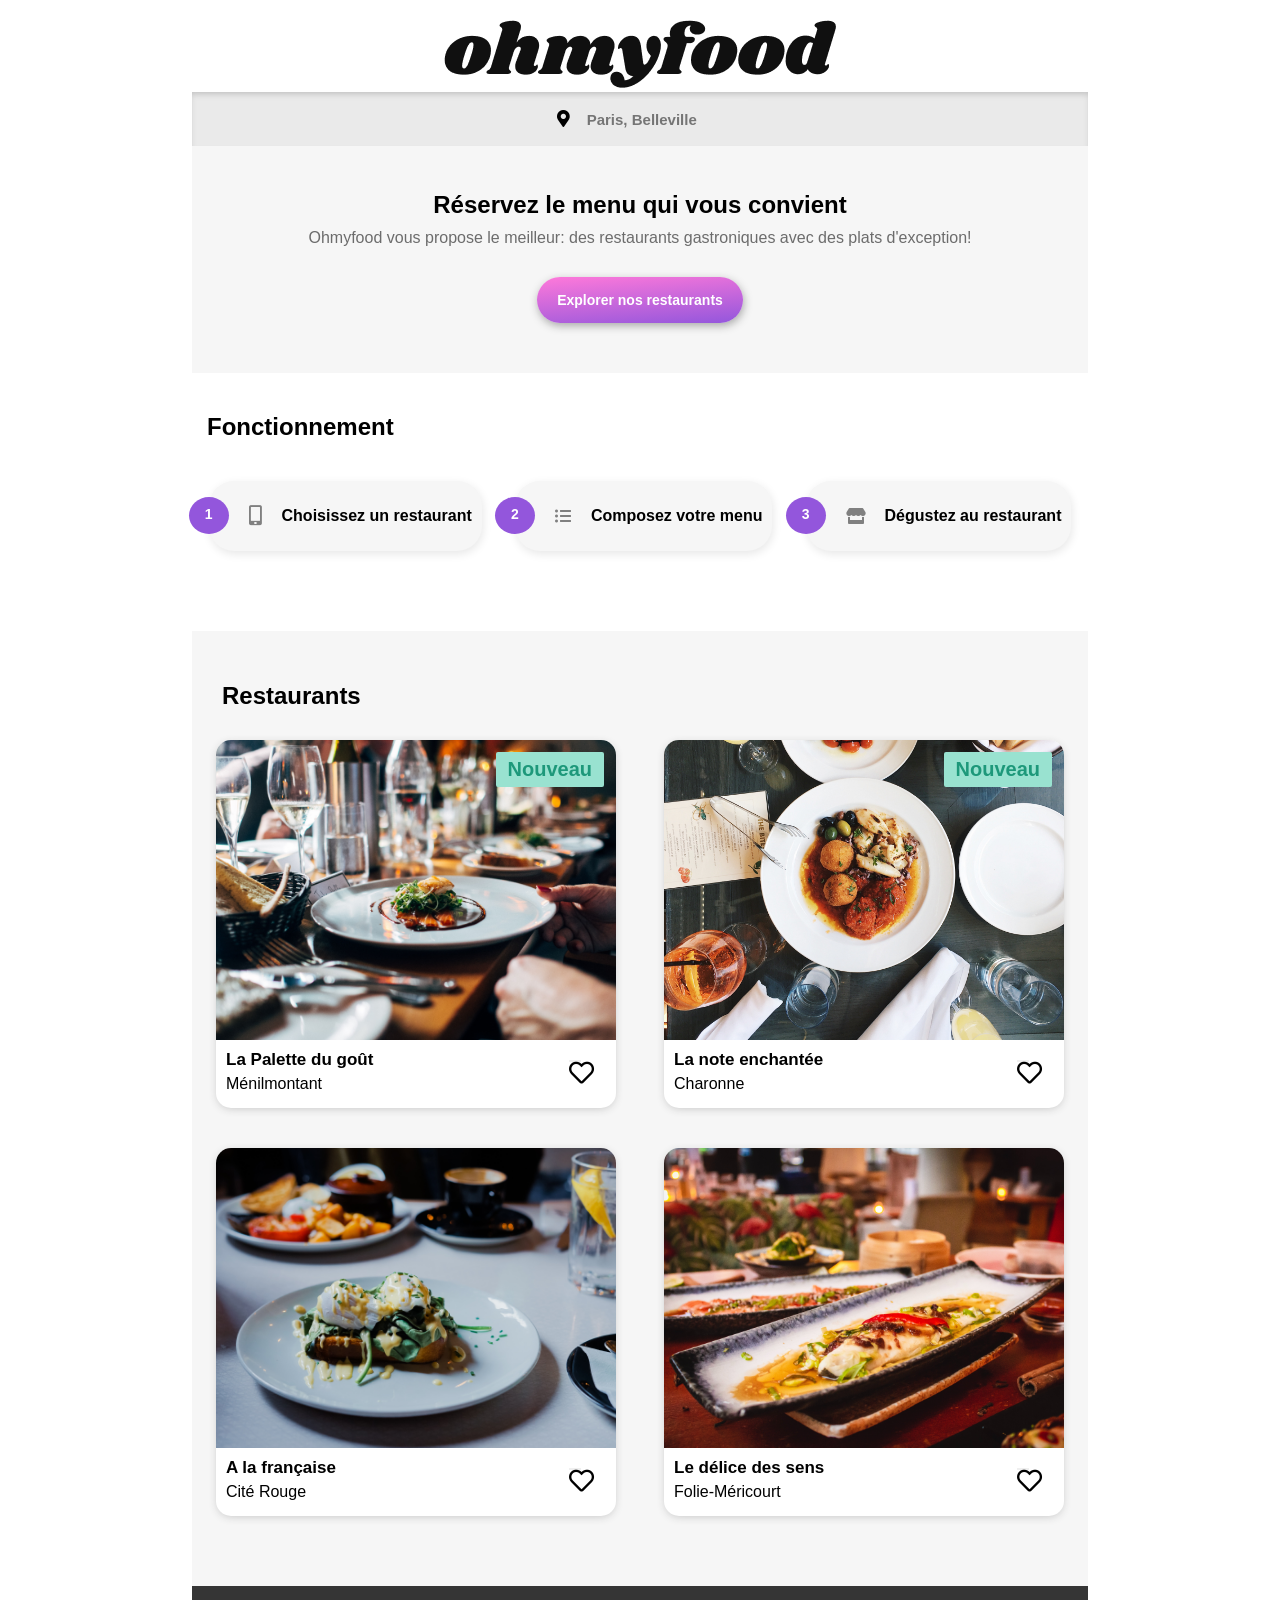
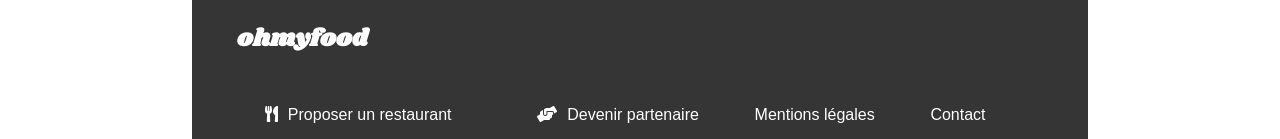
<file: index.html>
<!DOCTYPE html>
<html lang="fr" xml:lang="fr" xmlns="http://www.w3.org/1999/xhtml">

<head>
    <title>OhMyFood, Réservez</title>
    <meta http-equiv="Content-Type" content="text/html; charset=UTF-8" />
    <link rel="stylesheet" type="text/css" href="styles/styles.css"/>
    <link rel="stylesheet" href="https://cdnjs.cloudflare.com/ajax/libs/font-awesome/5.13.1/css/all.min.css"/>
    <link rel="preconnect" href="https://fonts.gstatic.com">
    <link href="https://fonts.googleapis.com/css2?family=Roboto:wght@100&display=swap" rel="stylesheet">
    <link href="https://fonts.googleapis.com/css2?family=Shrikhand&display=swap" rel="stylesheet">
</head>

<body>

<div class="spinner"></div>

<header>
    <img src="images/logo/ohmyfood.png" alt="logo_Ohmyfood"/>
</header>


<section class="Section_1">
    <div class="Explore">
        <div class="Search">
            <i class="fas fa-map-marker-alt"></i>
            <input type="search" placeholder="Paris, Belleville"></div>
        <h2>Réservez le menu qui vous convient</h2>
        <p>Ohmyfood vous propose le meilleur: des restaurants gastroniques avec des plats d'exception!</p>
        <button class="btn_explore">Explorer nos restaurants</button>
    </div>

    <div class="Fonctionnement">
        <h2>Fonctionnement</h2>
    <div class="Fonctions"> 
        <div class="choose">
            <div class="Number1"><p>1</p></div>
            <i class="fas fa-mobile-alt"></i>
            <P>Choisissez un restaurant</P>
        </div>
        <div class="compose">
            <div class="Number2"><p>2</p></div>
            <i class="fas fa-list-ul"></i>
            <p>Composez votre menu</p>
        </div>
        <div class="taste">
            <div class="Number3"><p>3</p></div>
            <i class="fas fa-store"></i>
            <p>Dégustez au restaurant</p>
        </div>
    </div>
    </div>
</section>

<section class="Section_2">
    <h2>Restaurants</h2>
    <div class="cartes_resto">
        <div class="restaurant"><a href="menu1.html">
            <div class="Nouveau">Nouveau</div>
            <div class="background-img square-img1"></div>
            <div class="Nom_restaurant">
                <h3>La Palette du goût</h3>
                <p>Ménilmontant</p></div></a>
                <button class="heart_action">
                    <i class="far fa-heart empty_heart"></i>
                    <i class="fas fa-heart full_heart"></i>
                </button></div>
        <div class="restaurant"><a href="menu2.html">
            <div class="Nouveau">Nouveau</div>
            <div class="background-img square-img2"></div>
            <div class="Nom_restaurant">
                <h3>La note enchantée</h3>
                <p>Charonne</p></div></a>
                <button class="heart_action">
                    <i class="far fa-heart empty_heart"></i>
                    <i class="fas fa-heart full_heart"></i>
                </button></div>
        <div class="restaurant"><a  href="menu3.html">
            <div class="background-img square-img3"></div>
            <div class="Nom_restaurant">
                <h3>A la française</h3>
                <p>Cité Rouge</p></div></a>
                <button class="heart_action">
                    <i class="far fa-heart empty_heart"></i>
                    <i class="fas fa-heart full_heart"></i>
                </button></div>
        <div class="restaurant"><a href="menu4.html">
            <div class="background-img square-img4"></div>
            <div class="Nom_restaurant">
                <h3>Le délice des sens</h3>
                <p>Folie-Méricourt</p></div></a>
                <button class="heart_action">
                    <i class="far fa-heart empty_heart"></i>
                    <i class="fas fa-heart full_heart"></i>
                </button></div>
    </div>
</section>

<footer>
    <h2>ohmyfood</h2>
    <div class="content_footer">
        <div class="footer_paragraph">
        <div class="icon_paragraph">
            <i class="fas fa-utensils"></i>
            <p>Proposer un restaurant</p></div>
        </div>
        <div class="footer_paragraph">
        <div class="icon_paragraph">
            <i class="fas fa-hands-helping"></i>
            <p>Devenir partenaire</p></div>
        </div>
        <div class="footer_paragraph">
            <p>Mentions légales</p>
        </div> 
        <div class="footer_paragraph">
            <a href="mailto:exemple@gmail.com"><p>Contact</p></a>
        </div>
    </div>
</footer>
</body>

</html>
</file>
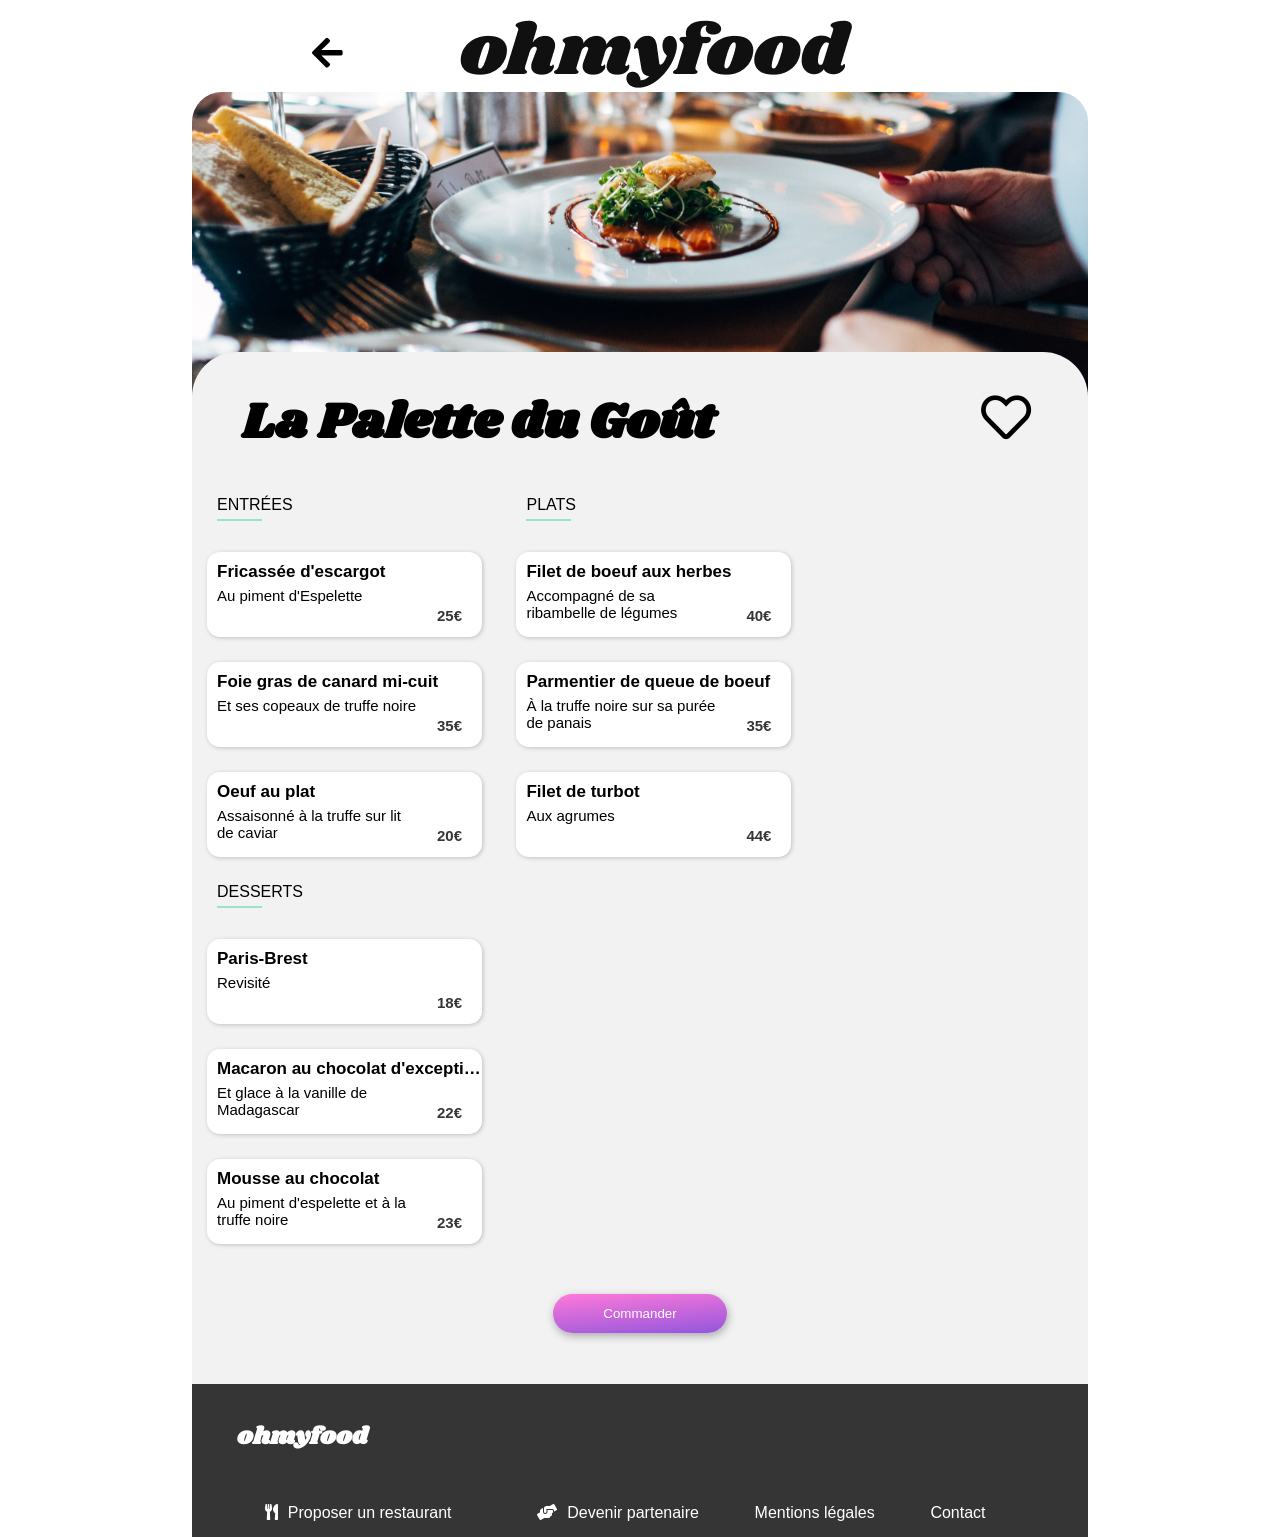
<file: menu1.html>
<!DOCTYPE html>
<html lang="fr" xml:lang="fr" xmlns="http://www.w3.org/1999/xhtml">

<head>
    <title>Document</title>
    <meta http-equiv="Content-Type" content="text/html; charset=UTF-8" />
    <link rel="stylesheet" type="text/css" href="styles/styles.css"/>
    <link rel="stylesheet" href="https://cdnjs.cloudflare.com/ajax/libs/font-awesome/5.13.1/css/all.min.css"/>
    <link rel="preconnect" href="https://fonts.gstatic.com">
    <link href="https://fonts.googleapis.com/css2?family=Roboto:wght@300;400&display=swap" rel="stylesheet">
    <link href="https://fonts.googleapis.com/css2?family=Shrikhand&display=swap" rel="stylesheet">
</head>
<body>
<header>
    <a href="index.html"><i class="fas fa-arrow-left"></i></a>
    <img src="images/logo/ohmyfood.png" alt="logo_Ohmyfood"/>
</header>

<section class="Section_1_menu">
    <div class="background-img menu1"></div>
    
    <div class="menu">
        <div class="nom_resto">
        <h2>La Palette du Goût</h2>
        <button class="heart_action">
            <i class="far fa-heart hearticon empty_heart"></i>
            <i class="fas fa-heart hearticon full_heart"></i>
        </button></div>
    
        <div class="EPD entrées">
            <p>ENTRÉES</p>
            <div class='carte entree1'>
                <input class='checkbox-input' type="checkbox">
                <div class='Noms_EPD'>
                  <h3>Fricassée d'escargot</h3>
                  <p>Au piment d'Espelette</p>
                  <div class="prix"><b>25€</b></div>
                  <div class='icon_check'>
                    <i class="fas fa-check-circle checkicon"></i>    
                  </div></div></div>

            <div class="carte entrée2">
                <input class='checkbox-input' type="checkbox">
                <div class="Noms_EPD">
                <h3>Foie gras de canard mi-cuit</h3>
                <p>Et ses copeaux de truffe noire</p>
                <div class="prix"><b>35€</b></div>
                <div class='icon_check'>
                    <i class="fas fa-check-circle checkicon"></i>    
                </div></div></div>

            <div class="carte entrée3">
                <input class='checkbox-input' type="checkbox">
                <div class="Noms_EPD">
                <h3>Oeuf au plat</h3>
                <p>Assaisonné à la truffe sur lit de caviar</p>
                <div class="prix"><b>20€</b></div>
                <div class='icon_check'>
                    <i class="fas fa-check-circle checkicon"></i>    
                  </div></div></div>
        </div>

        <div class="EPD plats">
            <p>PLATS</p>

            <div class="carte plat1">
                <input class='checkbox-input' type="checkbox">
                <div class="Noms_EPD">
                <h3>Filet de boeuf aux herbes</h3>
                <p>Accompagné de sa ribambelle de légumes</p>
                <div class="prix"><b>40€</b></div>
                <div class='icon_check'>
                    <i class="fas fa-check-circle checkicon"></i>    
                </div></div></div>

            <div class="carte plat2">
                <input class='checkbox-input' type="checkbox">
                <div class="Noms_EPD">
                <h3>Parmentier de queue de boeuf</h3>
                <p>À la truffe noire sur sa purée de panais</p>
                <div class="prix"><b>35€</b></div>
                <div class='icon_check'>
                    <i class="fas fa-check-circle checkicon"></i>    
                </div></div></div>

            <div class="carte plat3">
                <input class='checkbox-input' type="checkbox">
                <div class="Noms_EPD">
                <h3>Filet de turbot</h3>
                <p>Aux agrumes</p>
                <div class="prix"><b>44€</b></div>
                <div class='icon_check'>
                    <i class="fas fa-check-circle checkicon"></i>    
                </div></div></div>
        </div>

        <div class="EPD desserts">
            <p>DESSERTS</p>
            <div class="carte dessert1">
                <input class='checkbox-input' type="checkbox">
                <div class="Noms_EPD">
                <h3>Paris-Brest</h3>
                <p>Revisité</p>
                <div class="prix"><b>18€</b></div>
                <div class='icon_check'>
                    <i class="fas fa-check-circle checkicon"></i>    
                </div></div></div>

            <div class="carte dessert2">
                <input class='checkbox-input' type="checkbox">
                <div class="Noms_EPD">
                <h3>Macaron au chocolat d'exception</h3>
                <p>Et glace à la vanille de Madagascar</p>
                <div class="prix"><b>22€</b></div>
                <div class='icon_check'>
                    <i class="fas fa-check-circle checkicon"></i>    
                </div></div></div>

            <div class="carte dessert3">
                <input class='checkbox-input' type="checkbox">
                <div class="Noms_EPD">                
                <h3>Mousse au chocolat</h3>
                <p>Au piment d'espelette et à la truffe noire</p>
                <div class="prix"><b>23€</b></div>
                <div class='icon_check'>
                    <i class="fas fa-check-circle checkicon"></i>    
                </div></div></div>
        </div>
        <button class="button_commander">Commander</button>
    </div>
</section>

<footer>
    <h2>ohmyfood</h2>
    <div class="content_footer">
        <div class="footer_paragraph">
        <div class="icon_paragraph">
            <i class="fas fa-utensils"></i>
            <p>Proposer un restaurant</p></div>
        </div>
        <div class="footer_paragraph">
        <div class="icon_paragraph">
            <i class="fas fa-hands-helping"></i>
            <p>Devenir partenaire</p></div>
        </div>
        <div class="footer_paragraph">
            <p>Mentions légales</p>
        </div> 
        <div class="footer_paragraph">
            <a href="mailto:exemple@gmail.com"><p>Contact</p></a>
        </div>
    </div>
</footer>
</body>
</html>
</file>
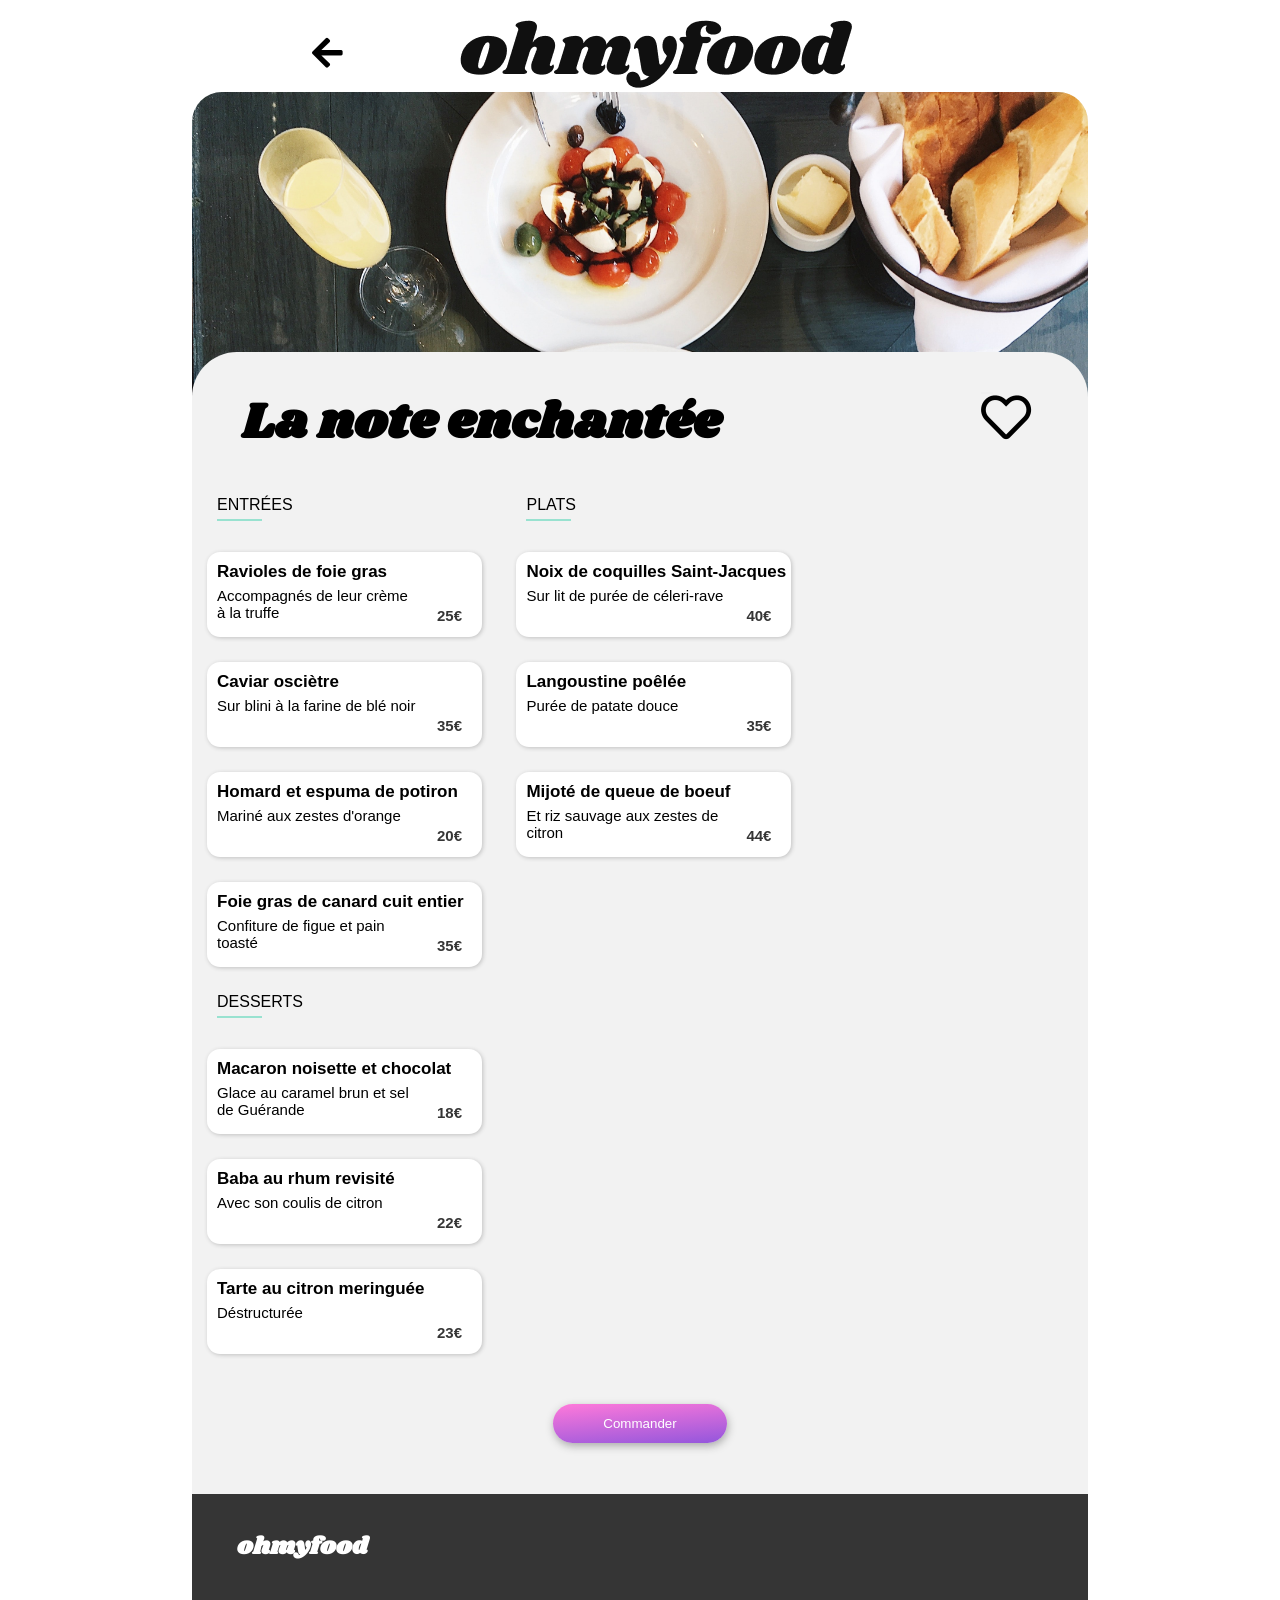
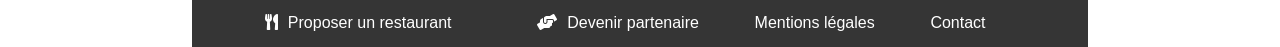
<file: menu2.html>
<!DOCTYPE html>
<html lang="fr" xml:lang="fr" xmlns="http://www.w3.org/1999/xhtml">

<head>
    <title>Document</title>
    <meta http-equiv="Content-Type" content="text/html; charset=UTF-8" />
    <link rel="stylesheet" type="text/css" href="styles/styles.css"/>
    <link rel="stylesheet" href="https://cdnjs.cloudflare.com/ajax/libs/font-awesome/5.13.1/css/all.min.css"/>
    <link rel="preconnect" href="https://fonts.gstatic.com">
    <link href="https://fonts.googleapis.com/css2?family=Roboto:wght@300;400&display=swap" rel="stylesheet">
    <link href="https://fonts.googleapis.com/css2?family=Shrikhand&display=swap" rel="stylesheet">
</head>

<header>
    <a href="index.html"><i class="fas fa-arrow-left"></i></a>
    <img src="images/logo/ohmyfood.png" alt="logo_Ohmyfood"/>
</header>

<section class="Section_1_menu">
    
    <div class="background-img menu2"></div>
    <div class="menu">
        <div class="nom_resto">
            <h2>La note enchantée</h2>
            <button class="heart_action">
                <i class="far fa-heart hearticon empty_heart"></i>
                <i class="fas fa-heart hearticon full_heart"></i>
            </button></div>
            
        <div class="EPD entrées">
            <p>ENTRÉES</p>
            <div class="carte entrée1">
                <input class='checkbox-input' type="checkbox">
                <div class="Noms_EPD">
                    <h3>Ravioles de foie gras</h3>
                    <p>Accompagnés de leur crème à la truffe</p>
                    <div class="prix"><b>25€</b></div>
                    <div class='icon_check'>
                        <i class="fas fa-check-circle checkicon"></i>    
                      </div></div></div>

            <div class="carte entrée2">
                <input class='checkbox-input' type="checkbox">
                <div class="Noms_EPD">
                    <h3>Caviar osciètre</h3>
                    <p>Sur blini à la farine de blé noir</p>
                    <div class="prix"><b>35€</b></div>
                    <div class='icon_check'>
                        <i class="fas fa-check-circle checkicon"></i>    
                      </div></div></div>

            <div class="carte entrée3">
                <input class='checkbox-input' type="checkbox">
                <div class="Noms_EPD">
                    <h3>Homard et espuma de potiron</h3>
                    <p>Mariné aux zestes d'orange</p>
                    <div class="prix"><b>20€</b></div>
                    <div class='icon_check'>
                        <i class="fas fa-check-circle checkicon"></i>    
                      </div></div></div>

            <div class="carte entrée4">
                <input class='checkbox-input' type="checkbox">
                <div class="Noms_EPD">
                    <h3>Foie gras de canard cuit entier</h3>
                    <p>Confiture de figue et pain toasté</p>
                    <div class="prix"><b>35€</b></div>
                    <div class='icon_check'>
                        <i class="fas fa-check-circle checkicon"></i>    
                      </div></div></div>
        </div>

        <div class="EPD plats">
            <p>PLATS</p>
            <div class="carte plat1">
                <input class='checkbox-input' type="checkbox">
                <div class="Noms_EPD">
                    <h3>Noix de coquilles Saint-Jacques</h3>
                    <p>Sur lit de purée de céleri-rave</p>
                    <div class="prix"><b>40€</b></div>
                    <div class='icon_check'>
                        <i class="fas fa-check-circle checkicon"></i>    
                      </div></div></div>

            <div class="carte plat2">
                <input class='checkbox-input' type="checkbox">
                <div class="Noms_EPD">
                    <h3>Langoustine poêlée</h3>
                    <p>Purée de patate douce</p>
                    <div class="prix"><b>35€</b></div>
                    <div class='icon_check'>
                        <i class="fas fa-check-circle checkicon"></i>    
                      </div></div></div>

            <div class="carte plat3">
                <input class='checkbox-input' type="checkbox">
                <div class="Noms_EPD">
                    <h3>Mijoté de queue de boeuf</h3>
                    <p>Et riz sauvage aux zestes de citron</p>
                    <div class="prix"><b>44€</b></div>
                    <div class='icon_check'>
                        <i class="fas fa-check-circle checkicon"></i>    
                      </div></div></div>

        </div>

        <div class="EPD desserts">
            <p>DESSERTS</p>
            <div class="carte dessert1">
                <input class='checkbox-input' type="checkbox">
                <div class="Noms_EPD">
                    <h3>Macaron noisette et chocolat</h3>
                    <p>Glace au caramel brun et sel de Guérande</p>
                    <div class="prix"><b>18€</b></div>
                    <div class='icon_check'>
                        <i class="fas fa-check-circle checkicon"></i>    
                      </div></div></div>

            <div class="carte dessert2">
                <input class='checkbox-input' type="checkbox">
                <div class="Noms_EPD">
                    <h3>Baba au rhum revisité</h3>
                    <p>Avec son coulis de citron</p>
                    <div class="prix"><b>22€</b></div>
                    <div class='icon_check'>
                        <i class="fas fa-check-circle checkicon"></i>    
                      </div></div></div>

            <div class="carte dessert3">
                <input class='checkbox-input' type="checkbox">
                <div class="Noms_EPD">                
                    <h3>Tarte au citron meringuée</h3>
                    <p>Déstructurée</p>
                    <div class="prix"><b>23€</b></div>
                    <div class='icon_check'>
                        <i class="fas fa-check-circle checkicon"></i>    
                      </div></div></div>
        </div>

        <button class="button_commander">Commander</button>
    </div>
    
</section>
<footer>
    <h2>ohmyfood</h2>
    <div class="content_footer">
        <div class="footer_paragraph">
        <div class="icon_paragraph">
            <i class="fas fa-utensils"></i>
            <p>Proposer un restaurant</p></div>
        </div>
        <div class="footer_paragraph">
        <div class="icon_paragraph">
            <i class="fas fa-hands-helping"></i>
            <p>Devenir partenaire</p></div>
        </div>
        <div class="footer_paragraph">
            <p>Mentions légales</p>
        </div> 
        <div class="footer_paragraph">
            <a href="mailto:exemple@gmail.com"><p>Contact</p></a>
        </div>
    </div>
</footer>

</html>
</file>
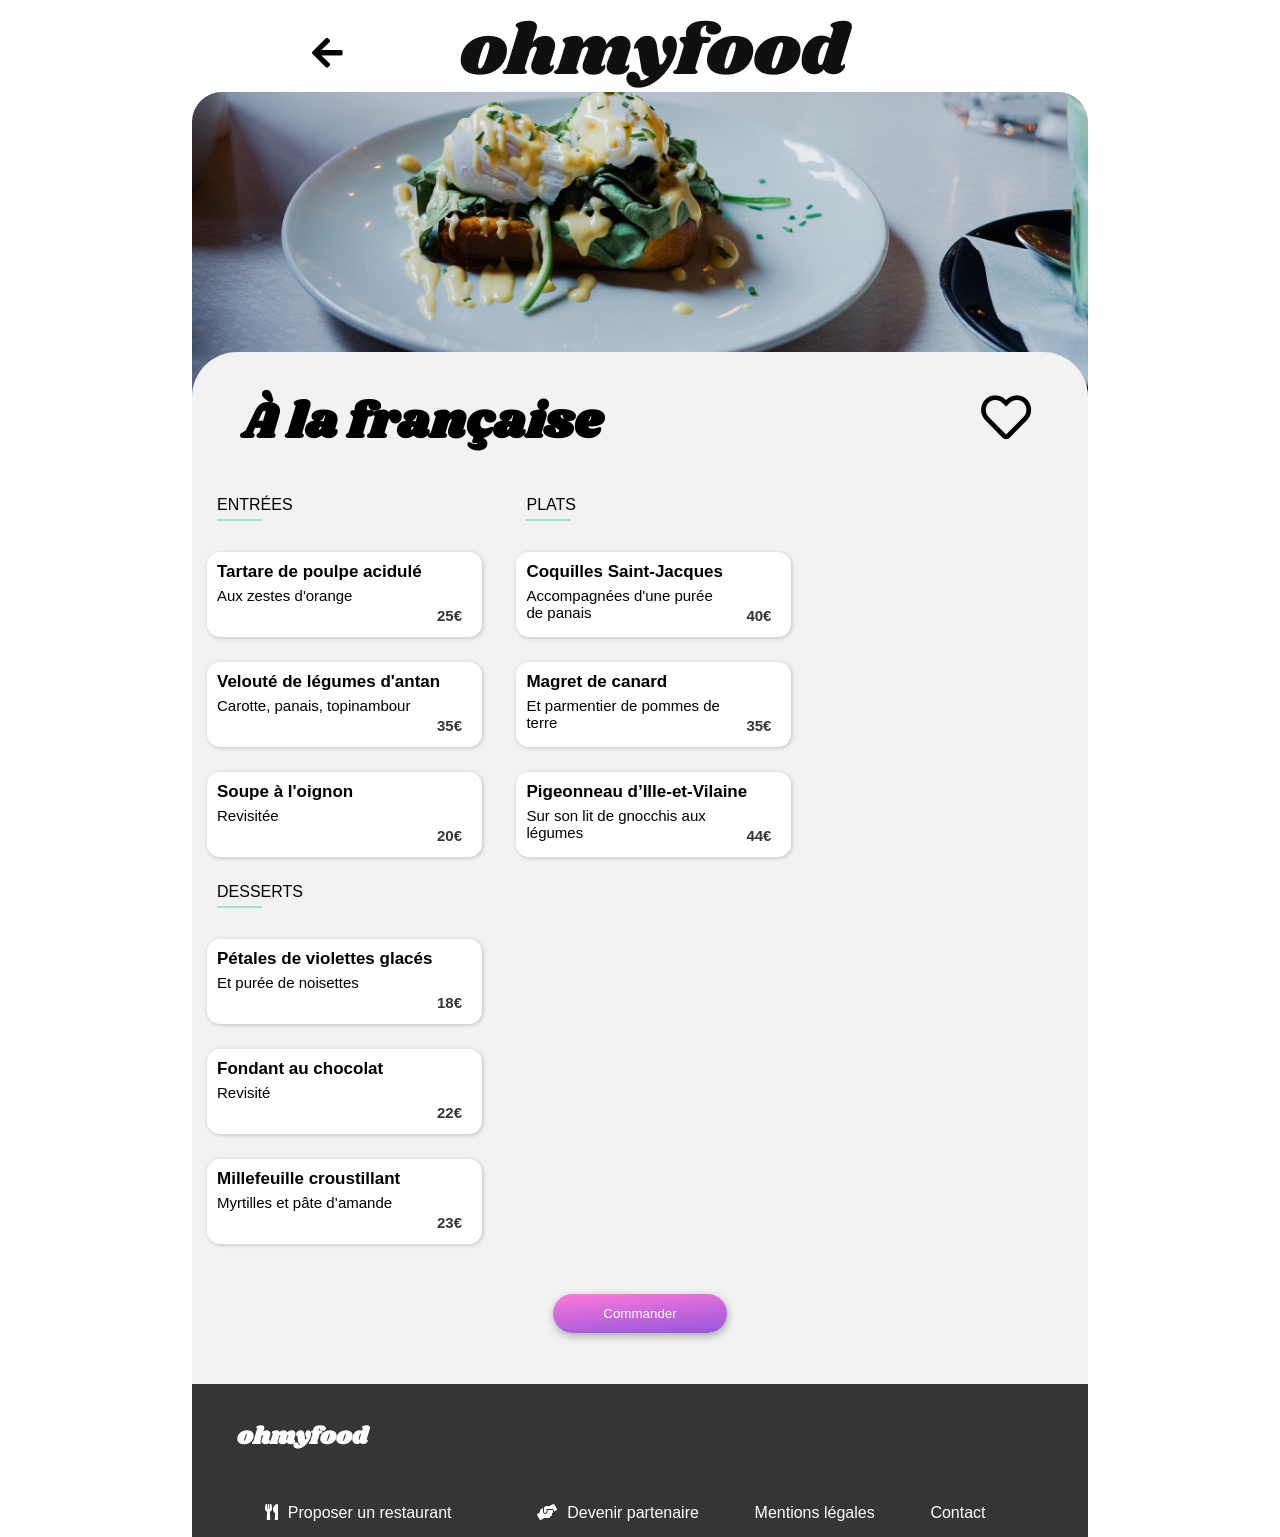
<file: menu3.html>
<!DOCTYPE html>
<html lang="fr" xml:lang="fr" xmlns="http://www.w3.org/1999/xhtml">

<head>
    <title>Document</title>
    <meta http-equiv="Content-Type" content="text/html; charset=UTF-8" />
    <link rel="stylesheet" type="text/css" href="styles/styles.css"/>
    <link rel="stylesheet" href="https://cdnjs.cloudflare.com/ajax/libs/font-awesome/5.13.1/css/all.min.css"/>
    <link rel="preconnect" href="https://fonts.gstatic.com">
    <link href="https://fonts.googleapis.com/css2?family=Roboto:wght@300;400&display=swap" rel="stylesheet">
    <link href="https://fonts.googleapis.com/css2?family=Shrikhand&display=swap" rel="stylesheet">
</head>

<header>
    <a href="index.html"><i class="fas fa-arrow-left"></i></a>
    <img src="images/logo/ohmyfood.png" alt="logo_Ohmyfood"/>
</header>

<section class="Section_1_menu">
    
    <div class="background-img menu3"></div>
    <div class="menu">
        <div class="nom_resto">
        <h2>À la française</h2>
        <button class="heart_action">
            <i class="far fa-heart hearticon empty_heart"></i>
            <i class="fas fa-heart hearticon full_heart"></i>
        </button></div>
        
        <div class="EPD entrées">
            <p>ENTRÉES</p>

            <div class="carte entrée1">
                <input class='checkbox-input' type="checkbox">
                <div class="Noms_EPD">
                    <h3>Tartare de poulpe acidulé</h3>
                    <p>Aux zestes d'orange</p>
                    <div class="prix"><b>25€</b></div>
                    <div class='icon_check'>
                        <i class="fas fa-check-circle checkicon"></i>    
                    </div></div></div>
            
            <div class="carte entrée2">
                <input class='checkbox-input' type="checkbox">
                <div class="Noms_EPD">
                    <h3>Velouté de légumes d'antan</h3>
                    <p>Carotte, panais, topinambour</p>
                    <div class="prix"><b>35€</b></div>
                    <div class='icon_check'>
                        <i class="fas fa-check-circle checkicon"></i>    
                </div></div></div>
           

            <div class="carte entrée3">
                <input class='checkbox-input' type="checkbox">
                <div class="Noms_EPD">
                    <h3>Soupe à l'oignon</h3>
                    <p>Revisitée</p>
                    <div class="prix"><b>20€</b></div>
                    <div class='icon_check'>
                        <i class="fas fa-check-circle checkicon"></i>    
                </div></div></div>
        </div>

        <div class="EPD plats">
            <p>PLATS</p>
            <div class="carte plat1">
                <input class='checkbox-input' type="checkbox">
                <div class="Noms_EPD">
                    <h3>Coquilles Saint-Jacques</h3>
                    <p>Accompagnées d'une purée de panais</p>
                    <div class="prix"><b>40€</b></div>
                    <div class='icon_check'>
                        <i class="fas fa-check-circle checkicon"></i>    
                    </div></div></div>
            
            <div class="carte plat2">
                <input class='checkbox-input' type="checkbox">
                <div class="Noms_EPD">
                    <h3>Magret de canard</h3>
                    <p>Et parmentier de pommes de terre</p>
                    <div class="prix"><b>35€</b></div>
                    <div class='icon_check'>
                        <i class="fas fa-check-circle checkicon"></i>    
                    </div></div></div>
            
            <div class="carte plat3">
                <input class='checkbox-input' type="checkbox">
                <div class="Noms_EPD">
                    <h3>Pigeonneau d’Ille-et-Vilaine</h3>
                    <p>Sur son lit de gnocchis aux légumes</p>
                    <div class="prix"><b>44€</b></div>
                    <div class='icon_check'>
                        <i class="fas fa-check-circle checkicon"></i>    
                    </div></div></div>   
        </div>

        <div class="EPD desserts">
            <p>DESSERTS</p>
            <div class="carte dessert1">
                <input class='checkbox-input' type="checkbox">
                <div class="Noms_EPD">
                    <h3>Pétales de violettes glacés</h3>
                    <p>Et purée de noisettes</p>
                    <div class="prix"><b>18€</b></div>
                    <div class='icon_check'>
                        <i class="fas fa-check-circle checkicon"></i>    
                    </div></div></div>
            
            <div class="carte dessert2">
                <input class='checkbox-input' type="checkbox">
                <div class="Noms_EPD">
                    <h3>Fondant au chocolat</h3>
                    <p>Revisité</p>
                    <div class="prix"><b>22€</b></div>
                    <div class='icon_check'>
                        <i class="fas fa-check-circle checkicon"></i>    
                    </div> </div></div>
           
            <div class="carte dessert3">
                <input class='checkbox-input' type="checkbox">
                <div class="Noms_EPD">                
                <h3>Millefeuille croustillant</h3>
                <p>Myrtilles et pâte d’amande</p>
                <div class="prix"><b>23€</b></div>
                <div class='icon_check'>
                    <i class="fas fa-check-circle checkicon"></i>    
                </div></div></div>
            
        </div>
        <button class="button_commander">Commander</button>
    </div>
    
</section>
<footer>
    <h2>ohmyfood</h2>
    <div class="content_footer">
        <div class="footer_paragraph">
        <div class="icon_paragraph">
            <i class="fas fa-utensils"></i>
            <p>Proposer un restaurant</p></div>
        </div>
        <div class="footer_paragraph">
        <div class="icon_paragraph">
            <i class="fas fa-hands-helping"></i>
            <p>Devenir partenaire</p></div>
        </div>
        <div class="footer_paragraph">
            <p>Mentions légales</p>
        </div> 
        <div class="footer_paragraph">
            <a href="mailto:exemple@gmail.com"><p>Contact</p></a>
        </div>
    </div>
</footer>

</html>
</file>
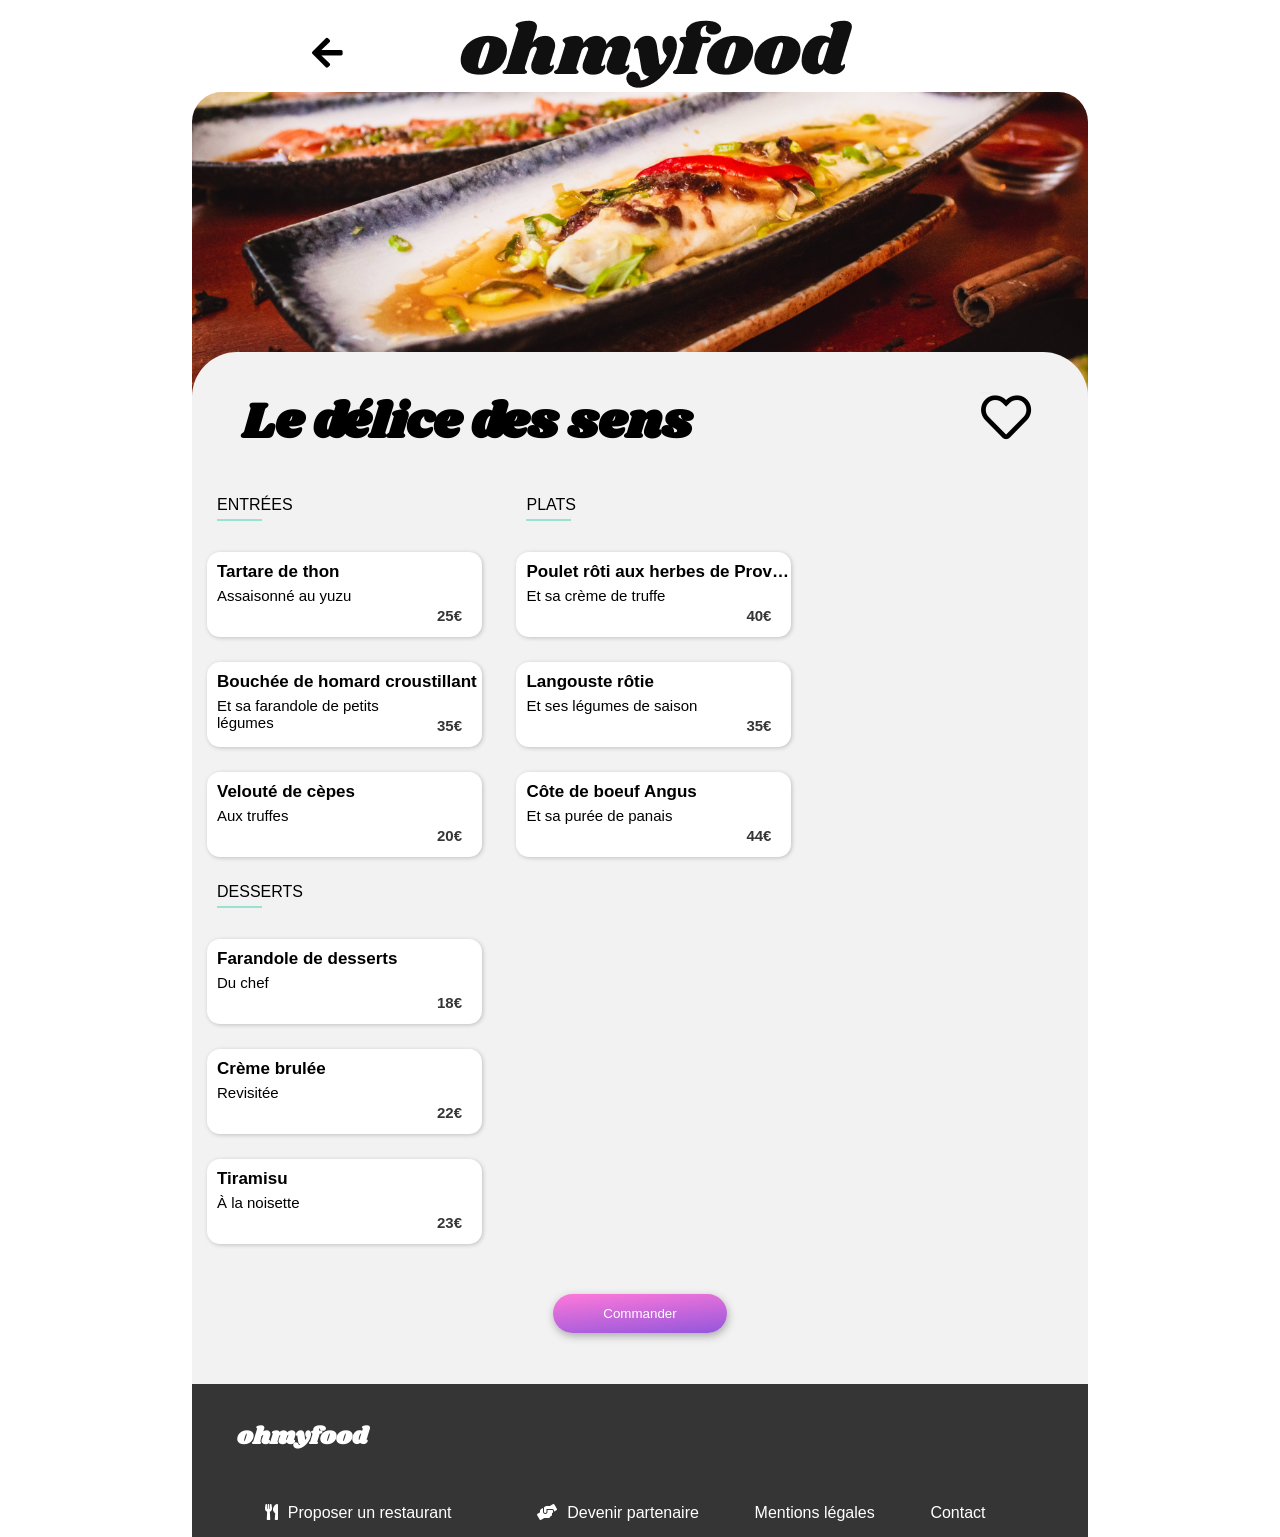
<file: menu4.html>
<!DOCTYPE html>
<html lang="fr" xml:lang="fr" xmlns="http://www.w3.org/1999/xhtml">

<head>
    <title>Document</title>
    <meta http-equiv="Content-Type" content="text/html; charset=UTF-8" />
    <link rel="stylesheet" type="text/css" href="styles/styles.css"/>
    <link rel="stylesheet" href="https://cdnjs.cloudflare.com/ajax/libs/font-awesome/5.13.1/css/all.min.css"/>
    <link rel="preconnect" href="https://fonts.gstatic.com">
    <link href="https://fonts.googleapis.com/css2?family=Roboto:wght@300;400&display=swap" rel="stylesheet">
    <link href="https://fonts.googleapis.com/css2?family=Shrikhand&display=swap" rel="stylesheet">
</head>

<header>
    <a href="index.html"><i class="fas fa-arrow-left"></i></a>
    <img src="images/logo/ohmyfood.png" alt="logo_Ohmyfood"/>
</header>

<section class="Section_1_menu">
    
    <div class="background-img menu4"></div>
    <div class="menu">
        <div class="nom_resto">
        <h2>Le délice des sens</h2>
        <button class="heart_action">
            <i class="far fa-heart hearticon empty_heart"></i>
            <i class="fas fa-heart hearticon full_heart"></i>
        </button></div>

        <div class="EPD entrées">
            <p>ENTRÉES</p>
            <div class="carte entrée1">
                <input class='checkbox-input' type="checkbox">
                <div class="Noms_EPD">
                    <h3>Tartare de thon</h3>
                    <p>Assaisonné au yuzu</p>
                    <div class="prix"><b>25€</b></div>
                    <div class='icon_check'>
                        <i class="fas fa-check-circle checkicon"></i>    
                    </div></div></div>
            
            <div class="carte entrée2">
                <input class='checkbox-input' type="checkbox">
                <div class="Noms_EPD">
                    <h3>Bouchée de homard croustillant</h3>
                    <p>Et sa farandole de petits légumes</p>
                    <div class="prix"><b>35€</b></div>
                    <div class='icon_check'>
                        <i class="fas fa-check-circle checkicon"></i>    
                    </div></div></div>
            
            <div class="carte entrée3">
                <input class='checkbox-input' type="checkbox">
                <div class="Noms_EPD">
                    <h3>Velouté de cèpes</h3>
                    <p>Aux truffes</p>
                    <div class="prix"><b>20€</b></div>
                    <div class='icon_check'>
                        <i class="fas fa-check-circle checkicon"></i>    
                    </div></div></div>
            
        </div>
        <div class="EPD plats">
            <p>PLATS</p>
            <div class="carte plat1">
                <input class='checkbox-input' type="checkbox">
                <div class="Noms_EPD">
                    <h3>Poulet rôti aux herbes de Provence</h3>
                    <p>Et sa crème de truffe</p>
                    <div class="prix"><b>40€</b></div>
                    <div class='icon_check'>
                        <i class="fas fa-check-circle checkicon"></i>    
                    </div></div></div>
            
            <div class="carte plat2">
                <input class='checkbox-input' type="checkbox">
                <div class="Noms_EPD">
                    <h3>Langouste rôtie</h3>
                    <p>Et ses légumes de saison</p>
                    <div class="prix"><b>35€</b></div>
                    <div class='icon_check'>
                        <i class="fas fa-check-circle checkicon"></i>    
                    </div></div></div>
            
            <div class="carte plat3">
                <input class='checkbox-input' type="checkbox">
                <div class="Noms_EPD">
                    <h3>Côte de boeuf Angus</h3>
                    <p>Et sa purée de panais</p>
                    <div class="prix"><b>44€</b></div>
                    <div class='icon_check'>
                        <i class="fas fa-check-circle checkicon"></i>    
                    </div></div></div>
            
        </div>

        <div class="EPD desserts">
            <p>DESSERTS</p>
            <div class="carte dessert1">
                <input class='checkbox-input' type="checkbox">
                <div class="Noms_EPD">
                    <h3>Farandole de desserts</h3>
                    <p>Du chef</p>
                    <div class="prix"><b>18€</b></div>
                    <div class='icon_check'>
                        <i class="fas fa-check-circle checkicon"></i>    
                    </div></div></div>
            
            <div class="carte dessert2">
                <input class='checkbox-input' type="checkbox">
                <div class="Noms_EPD">
                    <h3>Crème brulée</h3>
                    <p>Revisitée</p>
                    <div class="prix"><b>22€</b></div>
                    <div class='icon_check'>
                        <i class="fas fa-check-circle checkicon"></i>    
                    </div></div></div>
            
            <div class="carte dessert3">
                <input class='checkbox-input' type="checkbox">
                <div class="Noms_EPD">               
                    <h3>Tiramisu</h3>
                    <p>À la noisette</p>
                    <div class="prix"><b>23€</b></div>
                    <div class='icon_check'>
                        <i class="fas fa-check-circle checkicon"></i>    
                    </div></div></div> 
            
        </div>
        <button class="button_commander">Commander</button>
    </div>
    
</section>
<footer>
    <h2>ohmyfood</h2>
    <div class="content_footer">
        <div class="footer_paragraph">
        <div class="icon_paragraph">
            <i class="fas fa-utensils"></i>
            <p>Proposer un restaurant</p></div>
        </div>
        <div class="footer_paragraph">
        <div class="icon_paragraph">
            <i class="fas fa-hands-helping"></i>
            <p>Devenir partenaire</p></div>
        </div>
        <div class="footer_paragraph">
            <p>Mentions légales</p>
        </div> 
        <div class="footer_paragraph">
            <a href="mailto:exemple@gmail.com"><p>Contact</p></a>
        </div>
    </div>
</footer>

</html>
</file>
<file: styles/styles.css>
body {
  font-family: 'Roboto:wght@100', sans-serif;
  width: 70%;
  margin: auto;
}

header {
  text-align: center;
  margin-top: 20px;
}

header i {
  color: black;
  position: relative;
  float: left;
  top: 15px;
  left: 120px;
  font-size: 35px;
}

.spinner {
  -webkit-animation: spin 2s infinite linear;
          animation: spin 2s infinite linear;
  -webkit-animation-iteration-count: 1;
          animation-iteration-count: 1;
  -webkit-animation-fill-mode: forwards;
          animation-fill-mode: forwards;
  border: solid 2vmin transparent;
  border-radius: 50%;
  border-right-color: #9356DC;
  border-top-color: #9356DC;
  -webkit-box-sizing: border-box;
          box-sizing: border-box;
  height: 20vmin;
  left: calc(50% - 10vmin);
  position: fixed;
  top: calc(50% - 10vmin);
  width: 20vmin;
  z-index: 1;
}

.spinner:before {
  -webkit-animation: spin 3s infinite linear;
          animation: spin 3s infinite linear;
  border: solid 2vmin transparent;
  border-radius: 50%;
  border-right-color: #FF79DA;
  border-top-color: #FF79DA;
  -webkit-box-sizing: border-box;
          box-sizing: border-box;
  content: "";
  height: 16vmin;
  left: 0;
  position: absolute;
  top: 0;
  width: 16vmin;
}

.spinner:after {
  -webkit-animation: spin 1s infinite linear;
          animation: spin 1s infinite linear;
  border: solid 2vmin transparent;
  border-radius: 50%;
  border-right-color: #FF79DA;
  border-top-color: #FF79DA;
  -webkit-box-sizing: border-box;
          box-sizing: border-box;
  content: "";
  height: 12vmin;
  left: 2vmin;
  position: absolute;
  top: 2vmin;
  width: 12vmin;
}

@-webkit-keyframes spin {
  0% {
    -webkit-transform: rotate(360deg);
            transform: rotate(360deg);
    opacity: 0;
  }
  50% {
    opacity: 1;
  }
  100% {
    opacity: 0;
  }
}

@keyframes spin {
  0% {
    -webkit-transform: rotate(360deg);
            transform: rotate(360deg);
    opacity: 0;
  }
  50% {
    opacity: 1;
  }
  100% {
    opacity: 0;
  }
}

.Section_1 .Explore {
  background-color: #F6F6F6;
  text-align: center;
}

.Section_1 .Explore h2 {
  font-weight: bold;
  margin: 45px 45px 10px 45px;
}

.Section_1 .Explore p {
  margin: auto 20px;
  color: #6c6c6c;
}

.Section_1 .Search {
  background-color: #eaeaea;
  -webkit-box-shadow: inset 0px 4px 6px -2px silver;
          box-shadow: inset 0px 4px 6px -2px silver;
  padding: 7px 0px;
}

.Section_1 .Search i {
  position: relative;
  right: -25px;
  font-size: 17px;
}

.Section_1 input {
  width: auto;
  background-color: #eaeaea;
  text-align: center;
  border: none;
  height: 40px;
  font-size: 15px;
  font-weight: bold;
}

.Section_1 .btn_explore {
  background: linear-gradient(-5deg, #9356DC, #FF79DA);
  padding: 15px 20px;
  border-radius: 25px;
  border: none;
  color: white;
  -webkit-box-shadow: 1px 3px 8px darkgray;
          box-shadow: 1px 3px 8px darkgray;
  margin: 30px auto 50px auto;
  font-weight: bold;
  font-size: 14px;
}

.Section_1 .btn_explore:hover {
  background: linear-gradient(-5deg, #9E6BDB, #FC8FDE);
  -webkit-box-shadow: 1px 3px 8px grey;
          box-shadow: 1px 3px 8px grey;
}

.Section_1_menu {
  background-color: #F2F2F2;
  padding-bottom: 1px;
  border-top-left-radius: 30px;
  border-top-right-radius: 30px;
}

.Section_1_menu .background-img {
  height: 310px;
  background-size: cover;
  background-position-x: center;
  border-top-left-radius: 30px;
  border-top-right-radius: 30px;
}

.Section_1_menu .menu1 {
  background-image: url(../images/restaurants/jay-wennington-N_Y88TWmGwA-unsplash.jpg);
  background-position-y: -210px;
}

.Section_1_menu .menu2 {
  background-image: url(../images/restaurants/stil-u2Lp8tXIcjw-unsplash.jpg);
  background-position-y: -165px;
}

.Section_1_menu .menu3 {
  background-image: url(../images/restaurants/toa-heftiba-DQKerTsQwi0-unsplash.jpg);
  background-position-y: -250px;
}

.Section_1_menu .menu4 {
  background-image: url(../images/restaurants/louis-hansel-shotsoflouis-qNBGVyOCY8Q-unsplash.jpg);
  background-position-y: -275px;
}

.Section_1_menu .menu {
  background-color: #f2f2f2;
  border-top-left-radius: 45px;
  border-top-right-radius: 45px;
  position: relative;
  top: -50px;
}

.Section_1_menu .menu h2 {
  margin: 35px auto 20px 50px;
  display: -webkit-inline-box;
  display: -ms-inline-flexbox;
  display: inline-flex;
  font-family: 'shrikhand';
  font-size: 50px;
}

.Section_1_menu .menu .heart_action {
  border: none;
  float: right;
  position: relative;
  top: 40px;
  right: 95px;
  font-size: 50px;
}

.Section_1_menu .menu .hearticon {
  position: absolute;
  top: 0;
  left: 0;
}

.Section_1_menu .menu .full_heart {
  z-index: 0;
  color: #F2F2F2;
}

.Section_1_menu .menu .empty_heart {
  z-index: 1;
}

.Section_1_menu .menu .heart_action:focus .full_heart, .Section_1_menu .menu .heart_action:focus .empty_heart {
  -webkit-transition: all 1s ease-out;
  transition: all 1s ease-out;
  font-size: 50px;
  background: -webkit-linear-gradient(#9356DC, #FF79DA);
  -webkit-background-clip: text;
  -webkit-text-fill-color: transparent;
}

.Section_1_menu .menu .EPD {
  display: -ms-inline-grid;
  display: inline-grid;
  margin: 0 15px;
}

.Section_1_menu .menu .EPD p {
  margin-left: 10px;
  border-bottom: 2px #99E2D0 solid;
  width: 45px;
  padding-bottom: 5px;
}

.Section_1_menu .menu .EPD .carte {
  background-color: white;
  display: -webkit-box;
  display: -ms-flexbox;
  display: flex;
  -webkit-box-shadow: 1px 1px 4px silver;
          box-shadow: 1px 1px 4px silver;
  width: 100%;
  position: relative;
  margin: -30px 0 30px 0;
  overflow: hidden;
  border-radius: 13px;
  -webkit-animation: apparition 3s forwards;
          animation: apparition 3s forwards;
}

.Section_1_menu .menu .EPD .carte .checkbox-input {
  width: 100%;
  height: 100%;
  position: absolute;
  top: 0;
  left: 0;
  opacity: 0;
}

.Section_1_menu .menu .EPD .carte .Noms_EPD {
  width: 275px;
  height: 85px;
}

.Section_1_menu .menu .EPD .carte .Noms_EPD h3 {
  margin: 10px auto 0px 10px;
  font-size: 17px;
  white-space: nowrap;
  overflow: hidden;
  text-overflow: ellipsis;
}

.Section_1_menu .menu .EPD .carte .Noms_EPD p {
  margin: 5px auto 5px 10px;
  font-size: 15px;
  border: none;
  width: 200px;
}

.Section_1_menu .menu .EPD .carte .prix {
  color: #353535;
  position: absolute;
  right: 20px;
  top: 55px;
  font-size: 15px;
  width: 325px;
  text-align: right;
}

.Section_1_menu .menu .EPD .carte .icon_check {
  position: absolute;
  top: 0;
  height: 100%;
  right: -55px;
  width: 55px;
  background-color: #99E2D0;
  border-top-right-radius: 9px;
  border-bottom-right-radius: 9px;
  display: -webkit-box;
  display: -ms-flexbox;
  display: flex;
  -webkit-box-align: center;
      -ms-flex-align: center;
          align-items: center;
  -webkit-box-pack: center;
      -ms-flex-pack: center;
          justify-content: center;
}

.Section_1_menu .menu .EPD .carte .icon_check .checkicon {
  color: white;
  font-size: 20px;
}

.Section_1_menu .menu .EPD .checkbox-input:checked + .Noms_EPD > .icon_check {
  -webkit-animation: arrive-par-la-droite 0.6s forwards;
          animation: arrive-par-la-droite 0.6s forwards;
}

.Section_1_menu .menu .EPD .checkbox-input:checked + .Noms_EPD > .icon_check > .checkicon {
  -webkit-animation: icon_rotate 0.7s forwards;
          animation: icon_rotate 0.7s forwards;
}

.Section_1_menu .menu .EPD .checkbox-input:checked + .Noms_EPD > h3,
.Section_1_menu .menu .EPD .checkbox-input:checked + .Noms_EPD > p {
  -webkit-animation: all 0.5s;
          animation: all 0.5s;
  width: 175px;
}

.Section_1_menu .menu .EPD .checkbox-input:checked + .Noms_EPD > .prix {
  -webkit-transition: all 0.5s ease-in;
  transition: all 0.5s ease-in;
  right: 75px;
}

.Section_1_menu .menu .button_commander {
  background: linear-gradient(-5deg, #9356DC, #FF79DA);
  padding: 12px 50px;
  border-radius: 25px;
  border: none;
  color: white;
  -webkit-box-shadow: 1px 3px 8px darkgray;
  box-shadow: 1px 3px 8px darkgray;
  display: block;
  margin: 40px auto 0px auto;
}

.Section_1_menu .menu .button_commander:hover {
  background: linear-gradient(-5deg, #9E6BDB, #FC8FDE);
  -webkit-box-shadow: 1px 3px 8px grey;
          box-shadow: 1px 3px 8px grey;
}

@-webkit-keyframes icon_rotate {
  0% {
    rotate: 0deg;
  }
  100% {
    rotate: 360deg;
  }
}

@keyframes icon_rotate {
  0% {
    rotate: 0deg;
  }
  100% {
    rotate: 360deg;
  }
}

@-webkit-keyframes arrive-par-la-droite {
  0% {
    right: -80px;
  }
  100% {
    right: 0;
  }
}

@keyframes arrive-par-la-droite {
  0% {
    right: -80px;
  }
  100% {
    right: 0;
  }
}

@-webkit-keyframes apparition {
  0% {
    opacity: 0;
    margin-top: -30px;
    margin-bottom: 10px;
  }
  100% {
    opacity: 1;
    margin-top: 15px;
    margin-bottom: 10px;
  }
}

@keyframes apparition {
  0% {
    opacity: 0;
    margin-top: -30px;
    margin-bottom: 10px;
  }
  100% {
    opacity: 1;
    margin-top: 15px;
    margin-bottom: 10px;
  }
}

.Section_2 {
  background-color: #f6f6f6;
  padding-top: 1px;
  padding-bottom: 50px;
}

.Section_2 h2 {
  margin: 50px auto 10px 30px;
}

.Fonctionnement {
  margin-bottom: 60px;
}

.Fonctionnement h2 {
  margin-left: 15px;
  margin-top: 40px;
}

.Fonctions {
  display: -webkit-box;
  display: -ms-flexbox;
  display: flex;
}

.Fonctions p {
  font-weight: bold;
}

.choose, .compose, .taste {
  display: -webkit-box;
  display: -ms-flexbox;
  display: flex;
  text-align: center;
  background-color: #f6f6f6;
  margin: 20px auto;
  padding: 10px;
  border-radius: 25px;
  -webkit-box-shadow: 1px 3px 10px #e7e7e7;
          box-shadow: 1px 3px 10px #e7e7e7;
  font-weight: bold;
}

.choose:hover, .compose:hover, .taste:hover {
  background-color: #f5edff;
}

.choose i, .compose i, .taste i {
  margin: auto 20px auto 5px;
  color: gray;
}

.choose i.fa-mobile-alt, .compose i.fa-mobile-alt, .taste i.fa-mobile-alt {
  font-size: 20px;
}

.choose i:hover, .compose i:hover, .taste i:hover {
  color: #9356dc;
}

.Number1, .Number2, .Number3 {
  margin: auto 15px auto -30px;
  background-color: #9356DC;
  color: white;
  border-radius: 50%;
  width: 40px;
  height: 30px;
  padding-top: 7px;
  font-size: 15px;
}

.Number1 p, .Number2 p, .Number3 p {
  position: relative;
  top: -12px;
  font-size: 14px;
}

.cartes_resto {
  display: -webkit-box;
  display: -ms-flexbox;
  display: flex;
  -ms-flex-wrap: wrap;
      flex-wrap: wrap;
}

.restaurant {
  margin: 20px auto;
  background-color: white;
  width: 400px;
  border-radius: 15px;
  -webkit-box-shadow: 0px 2px 10px -2px silver;
          box-shadow: 0px 2px 10px -2px silver;
}

.restaurant .Nouveau {
  background-color: #99e2d0;
  color: #1d987a;
  padding: 6px 12px;
  text-align: center;
  position: relative;
  float: right;
  right: 12px;
  top: 12px;
  border-radius: 2px;
  font-size: 20px;
  font-weight: bold;
}

.restaurant .background-img {
  background-position: bottom;
  background-size: cover;
  height: 300px;
  width: auto;
  border-top-left-radius: 15px;
  border-top-right-radius: 15px;
}

.restaurant .background-img.square-img1 {
  background-image: url(../images/restaurants/jay-wennington-N_Y88TWmGwA-unsplash.jpg);
}

.restaurant .background-img.square-img2 {
  background-image: url(../images/restaurants/stil-u2Lp8tXIcjw-unsplash.jpg);
  background-position-x: 0px;
  background-position-y: -148px;
}

.restaurant .background-img.square-img3 {
  background-image: url(../images/restaurants/toa-heftiba-DQKerTsQwi0-unsplash.jpg);
}

.restaurant .background-img.square-img4 {
  background-image: url(../images/restaurants/louis-hansel-shotsoflouis-qNBGVyOCY8Q-unsplash.jpg);
}

.restaurant a {
  text-decoration: none;
  color: black;
}

.restaurant .Nom_restaurant {
  display: inline-block;
}

.restaurant h3 {
  margin: 10px auto 0px 10px;
  font-size: 17px;
}

.restaurant p {
  margin: 5px auto 15px 10px;
}

.restaurant .heart_action {
  border: none;
  position: relative;
  float: right;
  margin: 20px 35px;
  font-size: 25px;
}

.restaurant i {
  position: absolute;
  top: 0;
  left: 0;
}

.restaurant .full_heart {
  z-index: 0;
  color: white;
}

.restaurant .empty_heart {
  z-index: 1;
}

.restaurant .heart_action:focus .full_heart, .restaurant .heart_action:focus .empty_heart {
  -webkit-transition: all 1s ease-out;
  transition: all 1s ease-out;
  font-size: 25px;
  background: -webkit-linear-gradient(#9356DC, #FF79DA);
  -webkit-background-clip: text;
  -webkit-text-fill-color: transparent;
}

footer {
  background-color: #353535;
  color: white;
  padding: 15px 0px;
}

footer h2 {
  padding: 20px 80px 50px 45px;
  font-family: shrikhand;
  margin: auto;
}

footer .content_footer {
  display: -webkit-box;
  display: -ms-flexbox;
  display: flex;
  width: 90%;
  margin: 0 15px;
}

footer .content_footer .footer_paragraph {
  margin: auto;
}

footer .content_footer p {
  margin: 0 auto;
}

footer .content_footer i {
  padding-right: 10px;
  padding-left: 30px;
  position: relative;
  top: 0;
}

footer .icon_paragraph {
  display: -webkit-box;
  display: -ms-flexbox;
  display: flex;
}

footer a {
  text-decoration: none;
  color: white;
}

@media all and (min-width: 320px) and (max-width: 667px) {
  body {
    width: 100%;
  }
  header {
    margin: 20px auto 10px auto;
  }
  header i {
    top: 5px;
    left: 20px;
    font-size: 20px;
  }
  header img {
    width: 50%;
  }
  .Section_1 {
    width: 100%;
  }
  .Section_1 .Fonctions {
    display: block;
  }
  .Section_1 .Fonctions .choose, .Section_1 .Fonctions .compose, .Section_1 .Fonctions .taste {
    margin: 20px 30px;
  }
  .Section_1 .Fonctions .choose .Number1, .Section_1 .Fonctions .choose .Number2, .Section_1 .Fonctions .choose .Number3, .Section_1 .Fonctions .compose .Number1, .Section_1 .Fonctions .compose .Number2, .Section_1 .Fonctions .compose .Number3, .Section_1 .Fonctions .taste .Number1, .Section_1 .Fonctions .taste .Number2, .Section_1 .Fonctions .taste .Number3 {
    width: 15px;
    height: 15px;
    padding: 5px;
    margin-left: -20px;
  }
  .Section_1 .Fonctions .choose .Number1 p, .Section_1 .Fonctions .choose .Number2 p, .Section_1 .Fonctions .choose .Number3 p, .Section_1 .Fonctions .compose .Number1 p, .Section_1 .Fonctions .compose .Number2 p, .Section_1 .Fonctions .compose .Number3 p, .Section_1 .Fonctions .taste .Number1 p, .Section_1 .Fonctions .taste .Number2 p, .Section_1 .Fonctions .taste .Number3 p {
    top: -13px;
    font-size: 13px;
  }
  .Section_2 {
    width: 100%;
  }
  .Section_2 h2 {
    margin-left: 20px;
  }
  .Section_2 .restaurant {
    width: 100%;
    margin: 10px 20px;
  }
  .Section_2 .restaurant .Nouveau {
    padding: 6px 12px;
    font-size: 12px;
  }
  .Section_2 .restaurant .background-img {
    height: 175px;
  }
  .Section_1_menu .background-img {
    border-top-left-radius: 0px;
    border-top-right-radius: 0px;
    height: 310px;
    background-size: cover;
  }
  .Section_1_menu .menu1 {
    background-size: contain;
    background-position-x: 0px;
    background-position-y: -2px;
  }
  .Section_1_menu .menu2 {
    background-position-y: -105px;
  }
  .Section_1_menu .menu3 {
    background-size: contain;
    background-position-x: 0px;
    background-position-y: 0px;
  }
  .Section_1_menu .menu4 {
    background-position-x: -16px;
    background-position-y: -40px;
  }
  .Section_1_menu .menu {
    top: -100px;
  }
  .Section_1_menu .menu h2 {
    font-size: 27px;
    margin-left: 25px;
  }
  .Section_1_menu .menu .heart_action {
    top: 39px;
    right: 45px;
    font-size: 25px;
  }
  .Section_1_menu .menu .heart_action:focus .full_heart, .Section_1_menu .menu .heart_action:focus .empty_heart {
    font-size: 25px;
  }
  .Section_1_menu .menu .EPD {
    display: block;
  }
  .Section_1_menu .menu .EPD .carte .Noms_EPD {
    height: 65px;
  }
  .Section_1_menu .menu .EPD .carte .Noms_EPD p {
    width: 275px;
    overflow: hidden;
    text-overflow: ellipsis;
    white-space: nowrap;
  }
  .Section_1_menu .menu .EPD .carte .prix {
    top: 35px;
  }
  .Section_1_menu .menu .button_commander {
    margin: 40px auto -40px auto;
  }
  footer {
    padding: 0px 0px 20px 0px;
  }
  footer h2 {
    padding: 20px 20px 5px 20px;
    font-size: 20px;
  }
  footer .content_footer {
    margin-left: 20px;
    font-size: 15px;
    display: block;
    text-align: initial;
    width: auto;
  }
  footer .content_footer p {
    margin: 5px 0px;
  }
  footer .icon_paragraph {
    display: -webkit-box;
    display: -ms-flexbox;
    display: flex;
  }
  footer .icon_paragraph i {
    position: relative;
    top: 7px;
    font-size: 11px;
    width: 10px;
    padding-left: 0px;
    text-align: center;
  }
}

@media all and (min-width: 668px) and (max-width: 1024px) {
  body {
    width: 100%;
  }
  header {
    margin: 20px auto 10px auto;
  }
  header i {
    top: 22px;
    left: 95px;
    font-size: 40px;
  }
  .Section_1 {
    width: 100%;
  }
  .Section_2 {
    width: 100%;
  }
  .Section_2 h2 {
    margin: 25px 20px;
  }
  .restaurant {
    margin: 30px auto;
  }
  .restaurant .background-img {
    height: 250px;
  }
  .Section_1_menu .menu h2 {
    font-size: 45px;
    margin-left: 40px;
  }
  .Section_1_menu .menu .button_commander {
    margin-top: 60px;
    font-size: 15px;
  }
}
/*# sourceMappingURL=styles.css.map */
</file>
